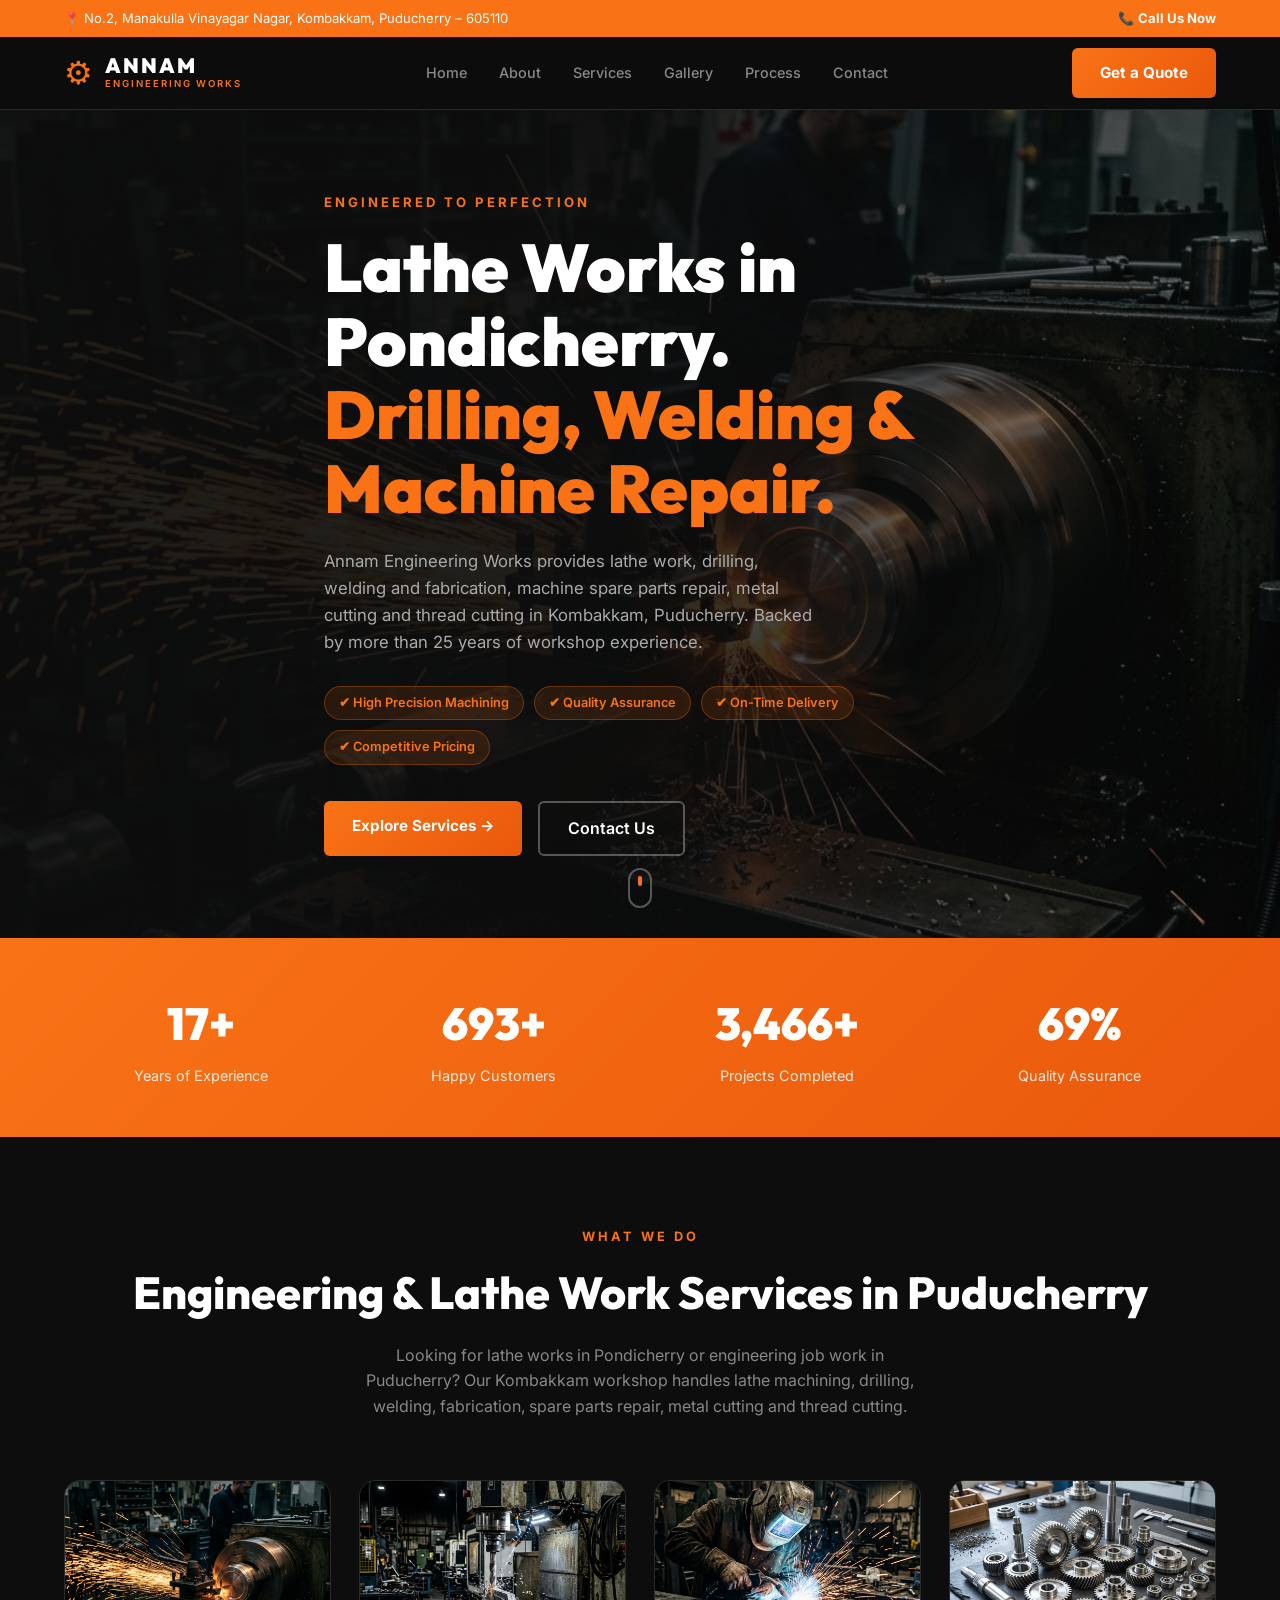
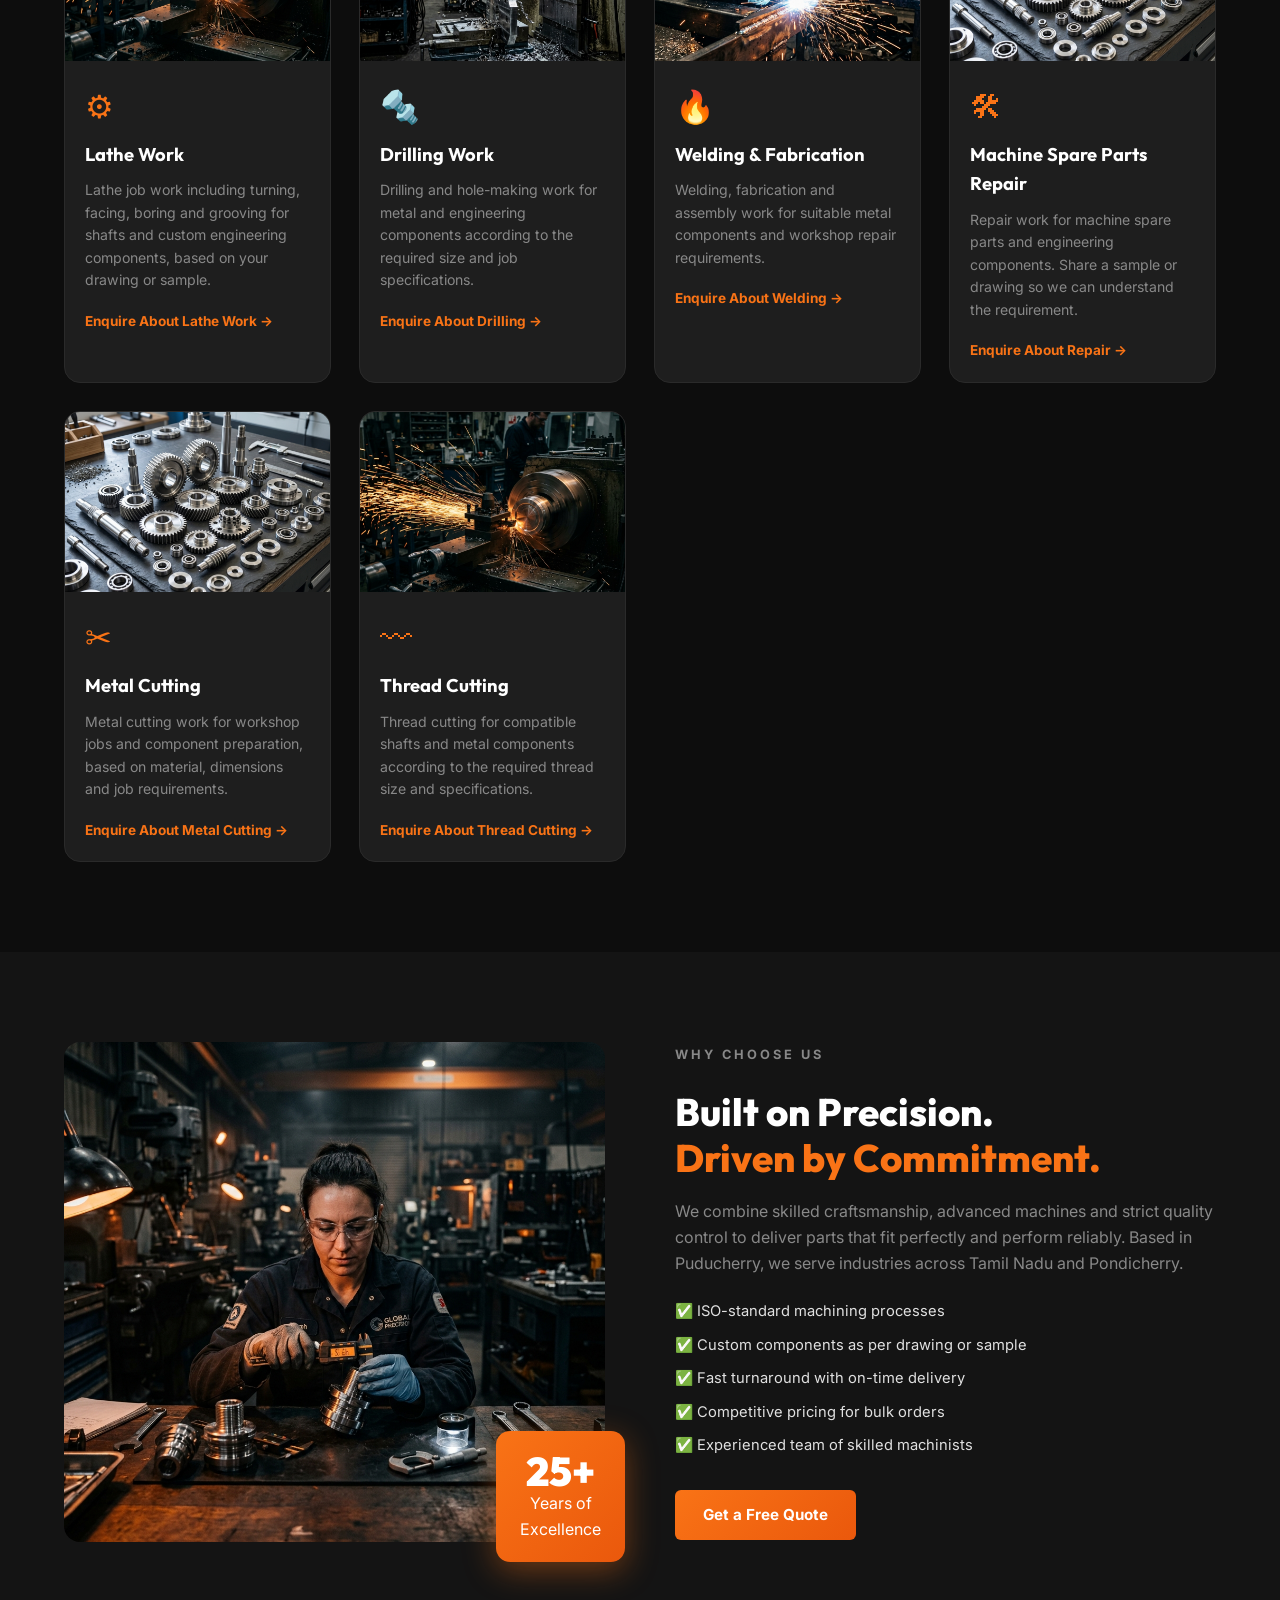
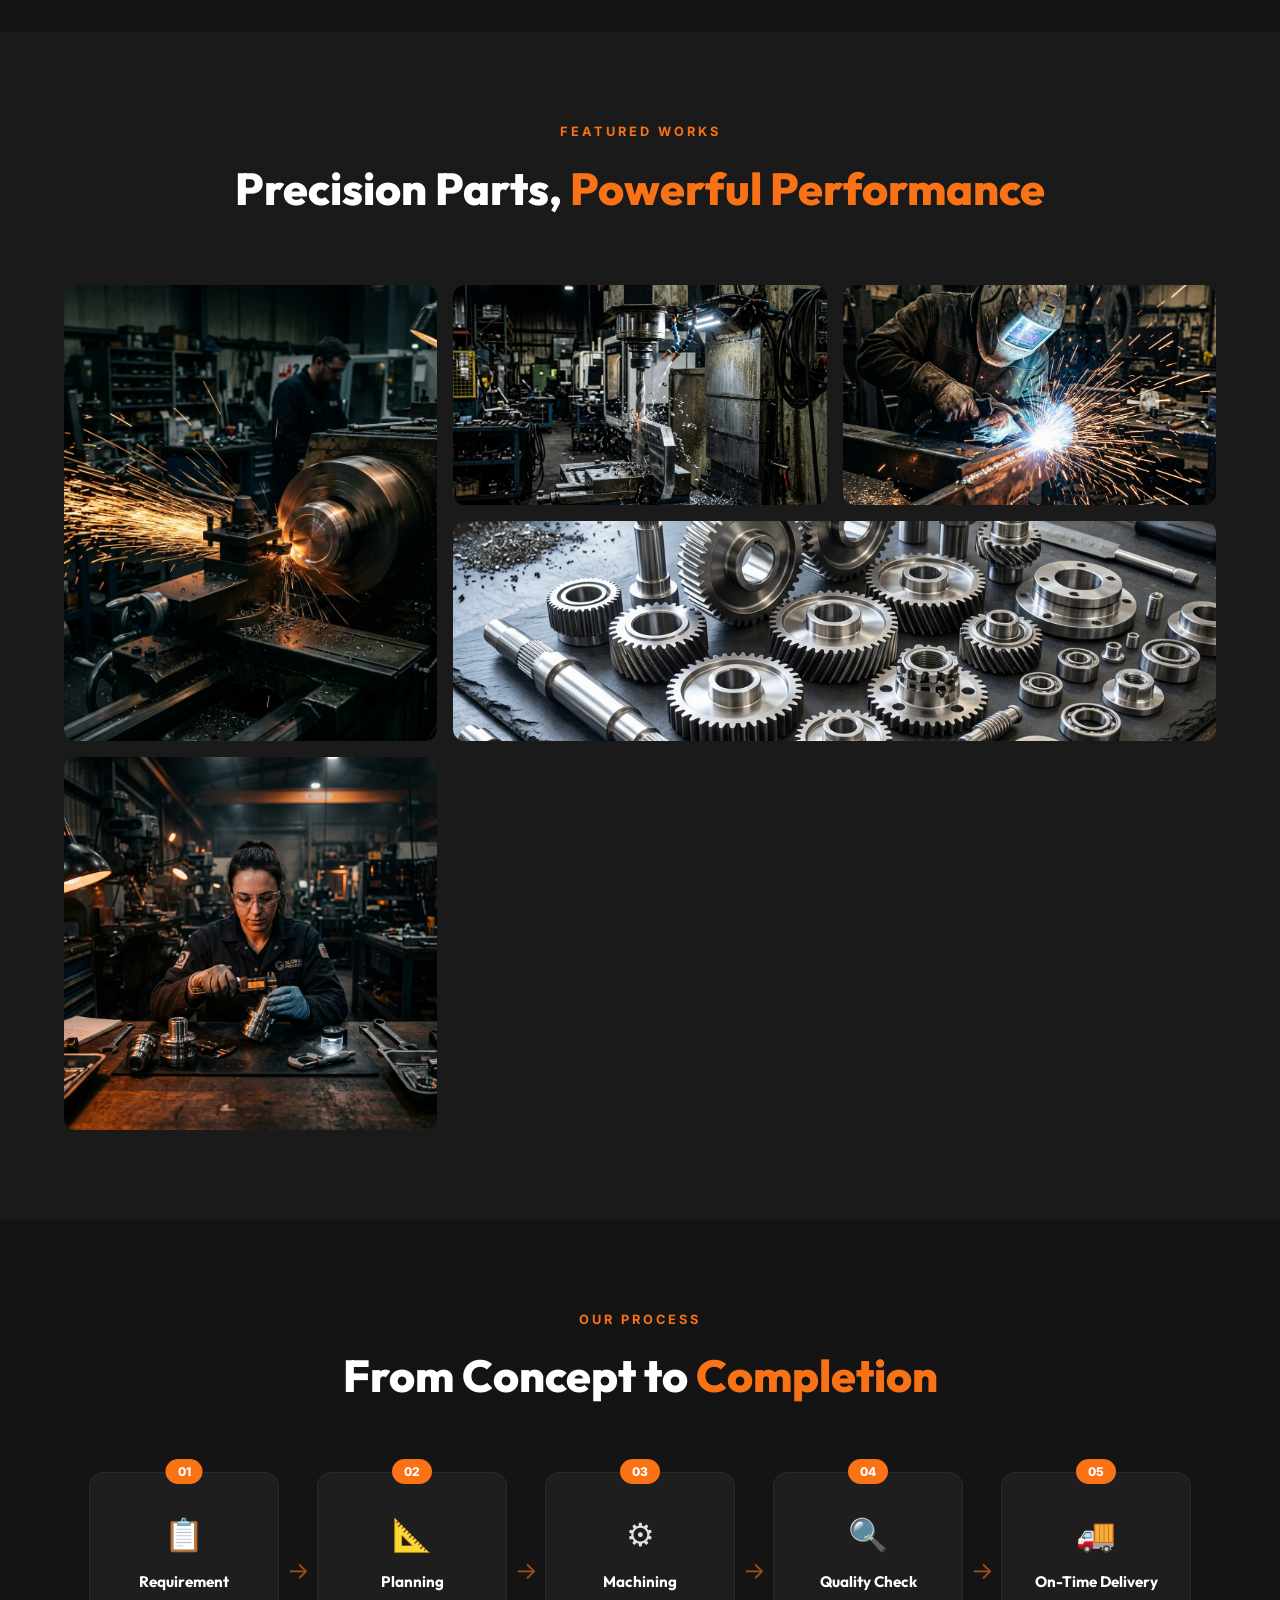
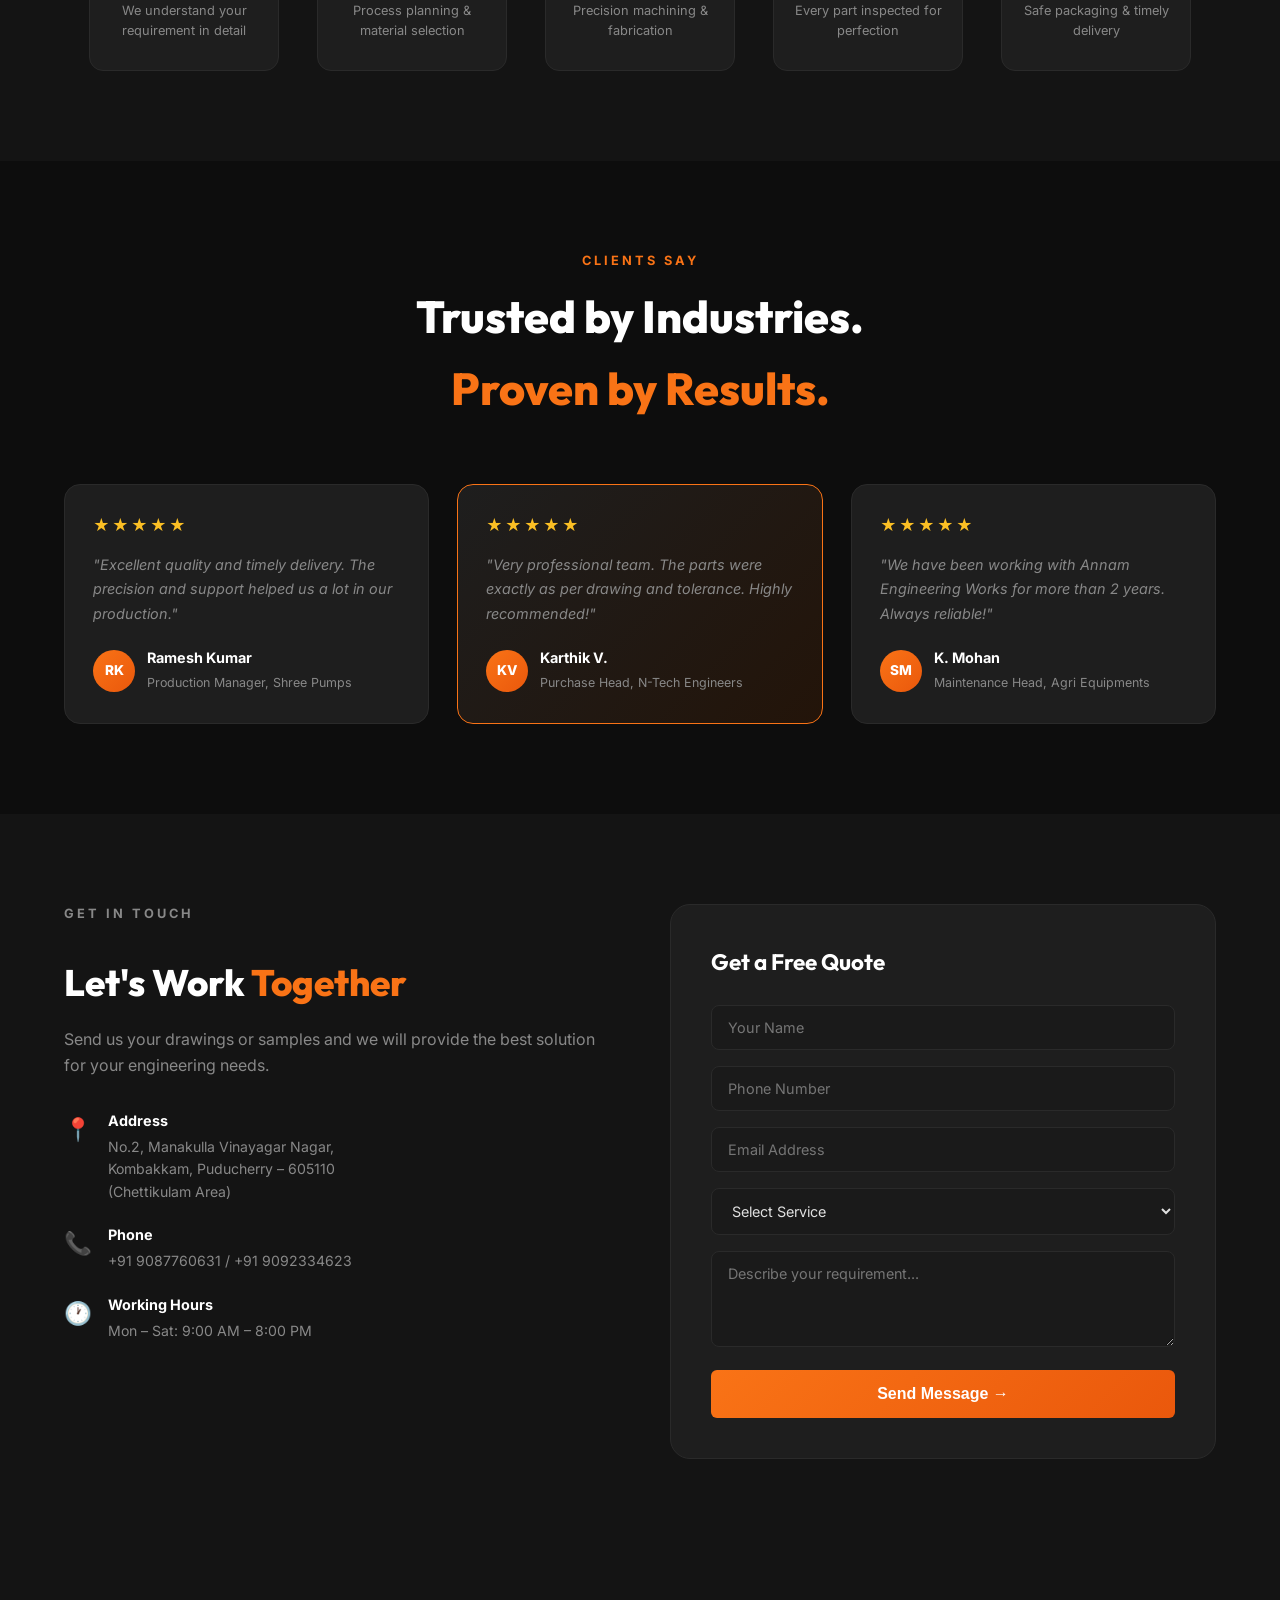
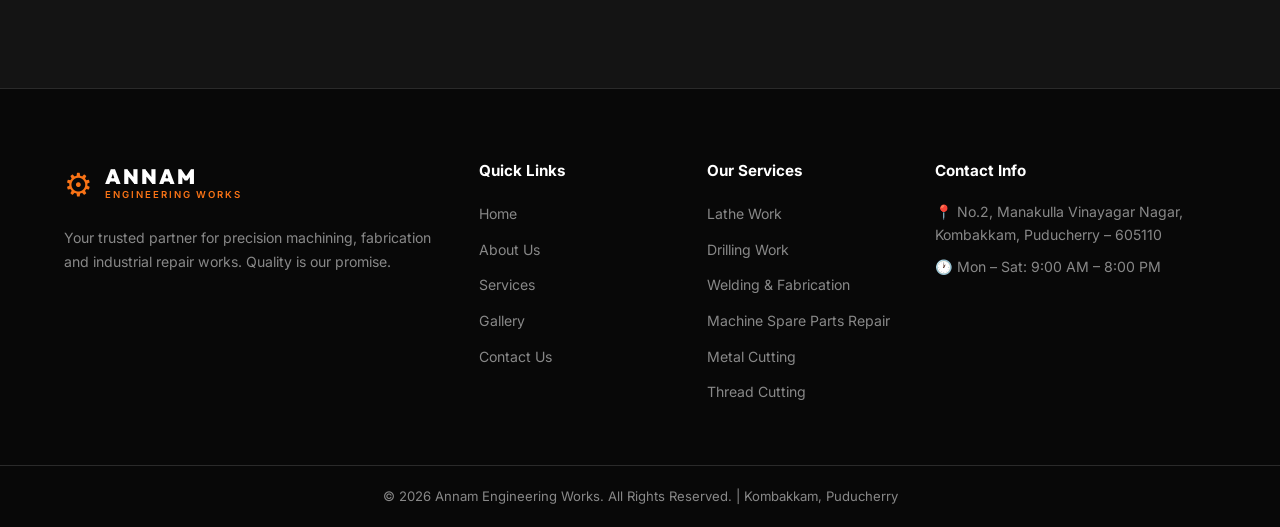
<file: index.html>
<!DOCTYPE html>
<html lang="en">

<head>
  <meta charset="UTF-8" />
  <meta name="viewport" content="width=device-width, initial-scale=1.0" />

  <!-- PRIMARY SEO META TAGS -->
  <title>Lathe Works in Pondicherry | Drilling, Welding & Machine Repair – Annam Engineering Works</title>
  <meta name="title" content="Lathe Works in Pondicherry | Drilling, Welding & Machine Repair – Annam Engineering Works" />
  <meta name="description" content="Annam Engineering Works in Kombakkam, Puducherry offers lathe work, drilling, welding and fabrication, machine spare parts repair, metal cutting and thread cutting. Over 25 years of engineering workshop experience. Call +91 9087760631 or +91 9092334623." />
  <meta name="keywords" content="lathe works in Pondicherry, lathe work Puducherry, lathe machine job work, lathe workshop Kombakkam, drilling works Puducherry, welding works Pondicherry, fabrication Puducherry, machine spare parts repair, metal cutting work, thread cutting work, Annam Engineering Works" />
  <meta name="author" content="Annam Engineering Works" />
  <meta name="robots" content="index, follow, max-snippet:-1, max-image-preview:large, max-video-preview:-1" />
  <link rel="canonical" href="https://annamindustries.in/" />

  <!-- LOCAL SEO & GEO LOCATION TAGS (FOR SEARCH VISIBILITY IN PUDUCHERRY) -->
  <meta name="geo.region" content="IN-PY" />
  <meta name="geo.placename" content="Kombakkam, Puducherry" />
  <meta name="geo.position" content="11.8973;79.7997" />
  <meta name="ICBM" content="11.8973, 79.7997" />
  <link rel="icon" type="image/png" href="annam-logo.png">
  <!-- OPEN GRAPH / SOCIAL SHARING -->
  <meta property="og:type" content="business.business" />
  <meta property="og:site_name" content="Annam Engineering Works" />
  <meta property="og:title" content="Lathe Works in Pondicherry | Annam Engineering Works" />
  <meta property="og:description" content="Lathe work, drilling, welding and fabrication, machine spare parts repair, metal cutting and thread cutting in Kombakkam, Puducherry. Over 25 years of workshop experience." />
  <meta property="og:url" content="https://annamindustries.in/" />
  <meta property="og:image" content="https://annamindustries.in/hero_lathe.png" />
  <meta property="og:locale" content="en_IN" />

  <!-- TWITTER CARDS -->
  <meta name="twitter:card" content="summary_large_image" />
  <meta name="twitter:title" content="Lathe Works in Pondicherry | Annam Engineering Works" />
  <meta name="twitter:description" content="Lathe work, drilling, welding and fabrication, machine spare parts repair, metal cutting and thread cutting in Kombakkam, Puducherry." />
  <meta name="twitter:image" content="https://annamindustries.in/hero_lathe.png" />

  <!-- LOCAL BUSINESS STRUCTURED DATA -->
  <script type="application/ld+json">
  {
    "@context": "https://schema.org",
    "@type": "LocalBusiness",
    "@id": "https://annamindustries.in/#business",
    "name": "Annam Engineering Works",
    "alternateName": ["Annam Industries", "Annam Lathe Works"],
    "description": "An engineering workshop in Kombakkam, Puducherry providing lathe work, drilling, welding and fabrication, machine spare parts repair, metal cutting and thread cutting. Over 25 years of experience.",
    "url": "https://annamindustries.in/",
    "telephone": "+919087760631",
    "image": "https://annamindustries.in/hero_lathe.png",
    "address": {
      "@type": "PostalAddress",
      "streetAddress": "No. 2, Manakulla Vinayagar Nagar, Chettikulam, Kombakkam",
      "addressLocality": "Puducherry",
      "addressRegion": "Puducherry",
      "postalCode": "605110",
      "addressCountry": "IN"
    },
    "geo": {
      "@type": "GeoCoordinates",
      "latitude": 11.8973,
      "longitude": 79.7997
    },
    "contactPoint": [
      {
        "@type": "ContactPoint",
        "telephone": "+919087760631",
        "contactType": "customer service"
      },
      {
        "@type": "ContactPoint",
        "telephone": "+919092334623",
        "contactType": "customer service"
      }
    ],
    "openingHoursSpecification": [
      {
        "@type": "OpeningHoursSpecification",
        "dayOfWeek": ["Monday", "Tuesday", "Wednesday", "Thursday", "Friday", "Saturday"],
        "opens": "09:00",
        "closes": "20:00"
      }
    ],
    "areaServed": [
      { "@type": "City", "name": "Puducherry" },
      { "@type": "City", "name": "Pondicherry" },
      { "@type": "AdministrativeArea", "name": "Kombakkam" },
      { "@type": "AdministrativeArea", "name": "Cuddalore" },
      { "@type": "AdministrativeArea", "name": "Villupuram" },
      { "@type": "AdministrativeArea", "name": "Tamil Nadu" }
    ],
    "hasOfferCatalog": {
      "@type": "OfferCatalog",
      "name": "Engineering Workshop Services",
      "itemListElement": [
        {
          "@type": "OfferCatalog",
          "name": "Lathe Work and Thread Cutting",
          "itemListElement": [
            { "@type": "Offer", "itemOffered": { "@type": "Service", "name": "Lathe Work", "description": "Turning, facing, boring, grooving and custom lathe machining." } },
            { "@type": "Offer", "itemOffered": { "@type": "Service", "name": "Thread Cutting", "description": "Thread cutting for compatible shafts and machine components." } }
          ]
        },
        {
          "@type": "OfferCatalog",
          "name": "Drilling and Metal Cutting",
          "itemListElement": [
            { "@type": "Offer", "itemOffered": { "@type": "Service", "name": "Drilling Work", "description": "Drilling and hole-making work for engineering components." } },
            { "@type": "Offer", "itemOffered": { "@type": "Service", "name": "Metal Cutting", "description": "Metal cutting work for workshop and component requirements." } }
          ]
        },
        {
          "@type": "OfferCatalog",
          "name": "Welding, Fabrication and Repair",
          "itemListElement": [
            { "@type": "Offer", "itemOffered": { "@type": "Service", "name": "Welding Work", "description": "Welding work for suitable metal components and repair requirements." } },
            { "@type": "Offer", "itemOffered": { "@type": "Service", "name": "Fabrication", "description": "Metal fabrication and assembly work for customer requirements." } },
            { "@type": "Offer", "itemOffered": { "@type": "Service", "name": "Machine Spare Parts Repair", "description": "Repair of machine spare parts and engineering components." } }
          ]
        }
      ]
    }
  }
  </script>

  <!-- SCHEMA.ORG WEBSITE SCHEMA -->
  <script type="application/ld+json">
  {
    "@context": "https://schema.org",
    "@type": "WebSite",
    "name": "Annam Engineering Works",
    "alternateName": "Annam Industries",
    "url": "https://annamindustries.in/"
  }
  </script>

  <link rel="preconnect" href="https://fonts.googleapis.com" />
  <link rel="preconnect" href="https://fonts.gstatic.com" crossorigin />
  <link
    href="https://fonts.googleapis.com/css2?family=Outfit:wght@300;400;500;600;700;800;900&family=Inter:wght@300;400;500;600&display=swap"
    rel="stylesheet" />
  <link rel="stylesheet" href="style.css" />
</head>

<body>

  <!-- TOP BAR -->
  <div class="topbar">
    <div class="container topbar-inner">
      <span>📍 No.2, Manakulla Vinayagar Nagar, Kombakkam, Puducherry – 605110</span>
      <span>📞 <a href="tel:+919087760631">Call Us Now</a></span>
    </div>
  </div>

  <!-- NAVBAR -->
  <nav class="navbar" id="navbar">
    <div class="container nav-inner">
      <a href="#home" class="brand">
        <div class="brand-icon">⚙</div>
        <div>
          <div class="brand-name">ANNAM</div>
          <div class="brand-sub">ENGINEERING WORKS</div>
        </div>
      </a>
      <ul class="nav-links" id="navLinks">
        <li><a href="#home">Home</a></li>
        <li><a href="#about">About</a></li>
        <li><a href="#services">Services</a></li>
        <li><a href="#gallery">Gallery</a></li>
        <li><a href="#process">Process</a></li>
        <li><a href="#contact">Contact</a></li>
      </ul>
      <a href="#contact" class="btn-primary nav-cta">Get a Quote</a>
      <button class="hamburger" id="hamburger" aria-label="Menu">
        <span></span><span></span><span></span>
      </button>
    </div>
  </nav>

  <!-- HERO -->
  <section class="hero" id="home">
    <div class="hero-bg">
      <img src="hero_lathe.png" alt="Lathe machine work in Puducherry" class="hero-img" />
      <div class="hero-overlay"></div>
    </div>
    <div class="container hero-content">
      <p class="hero-tag">Engineered to Perfection</p>
      <h1 class="hero-title">Lathe Works in Pondicherry.<br /><span class="highlight">Drilling, Welding & Machine Repair.</span></h1>
      <p class="hero-desc">Annam Engineering Works provides lathe work, drilling, welding and fabrication, machine spare parts repair, metal cutting and thread cutting in Kombakkam, Puducherry. Backed by more than 25 years of workshop experience.</p>
      <div class="hero-badges">
        <div class="badge">✔ High Precision Machining</div>
        <div class="badge">✔ Quality Assurance</div>
        <div class="badge">✔ On-Time Delivery</div>
        <div class="badge">✔ Competitive Pricing</div>
      </div>
      <div class="hero-actions">
        <a href="#services" class="btn-primary">Explore Services →</a>
        <a href="#contact" class="btn-ghost">Contact Us</a>
      </div>
    </div>
    <div class="hero-scroll-indicator">
      <div class="scroll-dot"></div>
    </div>
  </section>

  <!-- STATS -->
  <section class="stats-bar">
    <div class="container stats-grid">
      <div class="stat-item" data-count="25">
        <span class="stat-num" id="stat1">0</span><span class="stat-suffix">+</span>
        <p>Years of Experience</p>
      </div>
      <div class="stat-item" data-count="1000">
        <span class="stat-num" id="stat2">0</span><span class="stat-suffix">+</span>
        <p>Happy Customers</p>
      </div>
      <div class="stat-item" data-count="5000">
        <span class="stat-num" id="stat3">0</span><span class="stat-suffix">+</span>
        <p>Projects Completed</p>
      </div>
      <div class="stat-item" data-count="100">
        <span class="stat-num" id="stat4">0</span><span class="stat-suffix">%</span>
        <p>Quality Assurance</p>
      </div>
    </div>
  </section>

  <!-- SERVICES -->
  <section class="section" id="services">
    <div class="container">
      <div class="section-header">
        <p class="section-tag">WHAT WE DO</p>
        <h2>Engineering & Lathe Work Services in Puducherry</h2>
        <p class="section-sub">Looking for lathe works in Pondicherry or engineering job work in Puducherry? Our Kombakkam workshop handles lathe machining, drilling, welding, fabrication, spare parts repair, metal cutting and thread cutting.</p>
      </div>
      <div class="services-grid">
        <div class="service-card">
          <div class="service-img-wrap">
            <img src="hero_lathe.png" alt="Lathe machining and turning work at Annam Engineering Works in Kombakkam, Puducherry" loading="lazy" />
          </div>
          <div class="service-icon">⚙</div>
          <h3>Lathe Work</h3>
          <p>Lathe job work including turning, facing, boring and grooving for shafts and custom engineering components, based on your drawing or sample.</p>
          <a href="#contact" class="learn-more">Enquire About Lathe Work →</a>
        </div>
        <div class="service-card">
          <div class="service-img-wrap">
            <img src="drilling.png" alt="Drilling work for engineering components in Puducherry" loading="lazy" />
          </div>
          <div class="service-icon">🔩</div>
          <h3>Drilling Work</h3>
          <p>Drilling and hole-making work for metal and engineering components according to the required size and job specifications.</p>
          <a href="#contact" class="learn-more">Enquire About Drilling →</a>
        </div>
        <div class="service-card">
          <div class="service-img-wrap">
            <img src="welding.png" alt="Welding and metal fabrication work at the Kombakkam workshop" loading="lazy" />
          </div>
          <div class="service-icon">🔥</div>
          <h3>Welding & Fabrication</h3>
          <p>Welding, fabrication and assembly work for suitable metal components and workshop repair requirements.</p>
          <a href="#contact" class="learn-more">Enquire About Welding →</a>
        </div>
        <div class="service-card">
          <div class="service-img-wrap">
            <img src="metal_parts.png" alt="Machine spare parts repair and metal component work in Puducherry" loading="lazy" />
          </div>
          <div class="service-icon">🛠</div>
          <h3>Machine Spare Parts Repair</h3>
          <p>Repair work for machine spare parts and engineering components. Share a sample or drawing so we can understand the requirement.</p>
          <a href="#contact" class="learn-more">Enquire About Repair →</a>
        </div>
        <div class="service-card">
          <div class="service-img-wrap">
            <img src="metal_parts.png" alt="Metal cutting work for engineering jobs in Puducherry" loading="lazy" />
          </div>
          <div class="service-icon">✂</div>
          <h3>Metal Cutting</h3>
          <p>Metal cutting work for workshop jobs and component preparation, based on material, dimensions and job requirements.</p>
          <a href="#contact" class="learn-more">Enquire About Metal Cutting →</a>
        </div>
        <div class="service-card">
          <div class="service-img-wrap">
            <img src="hero_lathe.png" alt="Thread cutting on metal components using a lathe machine" loading="lazy" />
          </div>
          <div class="service-icon">〰</div>
          <h3>Thread Cutting</h3>
          <p>Thread cutting for compatible shafts and metal components according to the required thread size and specifications.</p>
          <a href="#contact" class="learn-more">Enquire About Thread Cutting →</a>
        </div>
      </div>
    </div>
  </section>

  <!-- ABOUT / WHY US -->
  <section class="section about-section" id="about">
    <div class="container about-grid">
      <div class="about-img-col">
        <img src="workshop_team.png" alt="Our Workshop in Kombakkam Puducherry" class="about-img" />
        <div class="about-badge-float">
          <span class="big-num">25+</span>
          <span>Years of<br />Excellence</span>
        </div>
      </div>
      <div class="about-text-col">
        <p class="section-tag">WHY CHOOSE US</p>
        <h2>Built on Precision.<br /><span class="highlight">Driven by Commitment.</span></h2>
        <p>We combine skilled craftsmanship, advanced machines and strict quality control to deliver parts that fit
          perfectly and perform reliably. Based in Puducherry, we serve industries across Tamil Nadu and Pondicherry.
        </p>
        <ul class="about-list">
          <li>✅ ISO-standard machining processes</li>
          <li>✅ Custom components as per drawing or sample</li>
          <li>✅ Fast turnaround with on-time delivery</li>
          <li>✅ Competitive pricing for bulk orders</li>
          <li>✅ Experienced team of skilled machinists</li>
        </ul>
        <a href="#contact" class="btn-primary">Get a Free Quote</a>
      </div>
    </div>
  </section>

  <!-- GALLERY -->
  <section class="section gallery-section" id="gallery">
    <div class="container">
      <div class="section-header">
        <p class="section-tag">FEATURED WORKS</p>
        <h2>Precision Parts, <span class="highlight">Powerful Performance</span></h2>
      </div>
      <div class="gallery-grid">
        <div class="gallery-item tall">
          <img src="hero_lathe.png" alt="Lathe machining in Puducherry" />
          <div class="gallery-overlay"><span>Lathe Machining</span></div>
        </div>
        <div class="gallery-item">
          <img src="drilling.png" alt="Drilling work in Puducherry" />
          <div class="gallery-overlay"><span>Drilling Work</span></div>
        </div>
        <div class="gallery-item">
          <img src="welding.png" alt="Welding and fabrication workshop" />
          <div class="gallery-overlay"><span>Welding & Fabrication</span></div>
        </div>
        <div class="gallery-item wide">
          <img src="metal_parts.png" alt="Precision metal parts manufacturing" />
          <div class="gallery-overlay"><span>Precision Parts</span></div>
        </div>
        <div class="gallery-item">
          <img src="workshop_team.png" alt="Workshop quality check" />
          <div class="gallery-overlay"><span>Quality Control</span></div>
        </div>
      </div>
    </div>
  </section>

  <!-- PROCESS -->
  <section class="section process-section" id="process">
    <div class="container">
      <div class="section-header">
        <p class="section-tag">OUR PROCESS</p>
        <h2>From Concept to <span class="highlight">Completion</span></h2>
      </div>
      <div class="process-steps">
        <div class="process-step">
          <div class="step-num">01</div>
          <div class="step-icon">📋</div>
          <h4>Requirement</h4>
          <p>We understand your requirement in detail</p>
        </div>
        <div class="step-arrow">→</div>
        <div class="process-step">
          <div class="step-num">02</div>
          <div class="step-icon">📐</div>
          <h4>Planning</h4>
          <p>Process planning & material selection</p>
        </div>
        <div class="step-arrow">→</div>
        <div class="process-step">
          <div class="step-num">03</div>
          <div class="step-icon">⚙</div>
          <h4>Machining</h4>
          <p>Precision machining & fabrication</p>
        </div>
        <div class="step-arrow">→</div>
        <div class="process-step">
          <div class="step-num">04</div>
          <div class="step-icon">🔍</div>
          <h4>Quality Check</h4>
          <p>Every part inspected for perfection</p>
        </div>
        <div class="step-arrow">→</div>
        <div class="process-step">
          <div class="step-num">05</div>
          <div class="step-icon">🚚</div>
          <h4>On-Time Delivery</h4>
          <p>Safe packaging & timely delivery</p>
        </div>
      </div>
    </div>
  </section>

  <!-- TESTIMONIALS -->
  <section class="section testimonials-section">
    <div class="container">
      <div class="section-header">
        <p class="section-tag">CLIENTS SAY</p>
        <h2>Trusted by Industries.<br /><span class="highlight">Proven by Results.</span></h2>
      </div>
      <div class="testimonials-grid">
        <div class="testimonial-card">
          <div class="stars">★★★★★</div>
          <p>"Excellent quality and timely delivery. The precision and support helped us a lot in our production."</p>
          <div class="client-info">
            <div class="client-avatar">RK</div>
            <div>
              <strong>Ramesh Kumar</strong>
              <span>Production Manager, Shree Pumps</span>
            </div>
          </div>
        </div>
        <div class="testimonial-card featured">
          <div class="stars">★★★★★</div>
          <p>"Very professional team. The parts were exactly as per drawing and tolerance. Highly recommended!"</p>
          <div class="client-info">
            <div class="client-avatar">KV</div>
            <div>
              <strong>Karthik V.</strong>
              <span>Purchase Head, N-Tech Engineers</span>
            </div>
          </div>
        </div>
        <div class="testimonial-card">
          <div class="stars">★★★★★</div>
          <p>"We have been working with Annam Engineering Works for more than 2 years. Always reliable!"</p>
          <div class="client-info">
            <div class="client-avatar">SM</div>
            <div>
              <strong>K. Mohan</strong>
              <span>Maintenance Head, Agri Equipments</span>
            </div>
          </div>
        </div>
      </div>
    </div>
  </section>

  <!-- CONTACT -->
  <section class="section contact-section" id="contact">
    <div class="container contact-grid">
      <div class="contact-info">
        <p class="section-tag">GET IN TOUCH</p>
        <h2>Let's Work <span class="highlight">Together</span></h2>
        <p>Send us your drawings or samples and we will provide the best solution for your engineering needs.</p>
        <div class="contact-details">
          <div class="contact-detail-item">
            <span class="contact-icon">📍</span>
            <div>
              <strong>Address</strong>
              <p>No.2, Manakulla Vinayagar Nagar,<br />Kombakkam, Puducherry – 605110<br />(Chettikulam Area)</p>
            </div>
          </div>
          <div class="contact-detail-item">
            <span class="contact-icon">📞</span>
            <div>
              <strong>Phone</strong>
              <p><a href="tel:+919087760631">+91 9087760631</a> / <a href="tel:+919092334623">+91 9092334623</a></p>
            </div>
          </div>
          <div class="contact-detail-item">
            <span class="contact-icon">🕐</span>
            <div>
              <strong>Working Hours</strong>
              <p>Mon – Sat: 9:00 AM – 8:00 PM</p>
            </div>
          </div>
        </div>
        <div class="map-embed">
          <iframe src="https://www.google.com/maps/embed?pb=!1m18!1m12!1m3!1d1124.6460591493092!2d79.79251582150287!3d11.90942610874743!2m3!1f0!2f0!3f0!3m2!1i1024!2i768!4f13.1!3m3!1m2!1s0x3a5361678ee007f1%3A0x609954a96b0b5bb2!2sAnnam%20Engineering%20Works!5e1!3m2!1sen!2sin!4v1793591734203!5m2!1sen!2sin"
            width="100%" height="220" style="border:0;border-radius:12px;" allowfullscreen="" loading="lazy">
          </iframe>
        </div>
      </div>
      <div class="contact-form-wrap">
        <form class="contact-form" id="contactForm">
          <h3>Get a Free Quote</h3>
          <div class="form-group">
            <input type="text" id="name" placeholder="Your Name" required />
          </div>
          <div class="form-group">
            <input type="tel" id="phone" placeholder="Phone Number" required />
          </div>
          <div class="form-group">
            <input type="email" id="email" placeholder="Email Address" />
          </div>
          <div class="form-group">
            <select id="service">
              <option value="">Select Service</option>
              <option>Lathe Work</option>
              <option>Drilling Work</option>
              <option>Welding Work</option>
              <option>Fabrication</option>
              <option>Machine Spare Parts Repair</option>
              <option>Metal Cutting</option>
              <option>Thread Cutting</option>
            </select>
          </div>
          <div class="form-group">
            <textarea id="message" placeholder="Describe your requirement..." rows="4"></textarea>
          </div>
          <button type="submit" class="btn-primary full-width" id="submitBtn">Send Message →</button>
          <div class="form-success" id="formSuccess">✅ Thank you! We'll contact you shortly.</div>
        </form>
      </div>
    </div>
  </section>

  <!-- FOOTER -->
  <footer class="footer">
    <div class="container footer-grid">
      <div class="footer-brand">
        <div class="brand">
          <div class="brand-icon">⚙</div>
          <div>
            <div class="brand-name">ANNAM</div>
            <div class="brand-sub">ENGINEERING WORKS</div>
          </div>
        </div>
        <p>Your trusted partner for precision machining, fabrication and industrial repair works. Quality is our
          promise.</p>
      </div>
      <div class="footer-links">
        <h4>Quick Links</h4>
        <ul>
          <li><a href="#home">Home</a></li>
          <li><a href="#about">About Us</a></li>
          <li><a href="#services">Services</a></li>
          <li><a href="#gallery">Gallery</a></li>
          <li><a href="#contact">Contact Us</a></li>
        </ul>
      </div>
      <div class="footer-links">
        <h4>Our Services</h4>
        <ul>
          <li><a href="#services">Lathe Work</a></li>
          <li><a href="#services">Drilling Work</a></li>
          <li><a href="#services">Welding & Fabrication</a></li>
          <li><a href="#services">Machine Spare Parts Repair</a></li>
          <li><a href="#services">Metal Cutting</a></li>
          <li><a href="#services">Thread Cutting</a></li>
        </ul>
      </div>
      <div class="footer-contact">
        <h4>Contact Info</h4>
        <p>📍 No.2, Manakulla Vinayagar Nagar, Kombakkam, Puducherry – 605110</p>
        <p>🕐 Mon – Sat: 9:00 AM – 8:00 PM</p>
      </div>
    </div>
    <div class="footer-bottom">
      <p>© 2026 Annam Engineering Works. All Rights Reserved. | Kombakkam, Puducherry</p>
    </div>
  </footer>

  <!-- BACK TO TOP -->
  <button class="back-to-top" id="backToTop" aria-label="Back to top">↑</button>

  <script src="script.js"></script>
</body>

</html>
</file>
<file: style.css>
/* ===== RESET & BASE ===== */
*, *::before, *::after { box-sizing: border-box; margin: 0; padding: 0; }
html { scroll-behavior: smooth; }
body { font-family: 'Inter', sans-serif; background: #0d0d0d; color: #e0e0e0; line-height: 1.6; overflow-x: hidden; }
a { text-decoration: none; color: inherit; }
ul { list-style: none; }
img { max-width: 100%; display: block; }

/* ===== VARIABLES ===== */
:root {
  --orange: #f97316;
  --orange-dark: #ea580c;
  --gold: #fbbf24;
  --dark: #0d0d0d;
  --dark2: #141414;
  --dark3: #1a1a1a;
  --card: #1e1e1e;
  --border: #2a2a2a;
  --text: #e0e0e0;
  --muted: #888;
  --white: #fff;
}

/* ===== UTILITIES ===== */
.container { max-width: 1200px; margin: 0 auto; padding: 0 24px; }
.section { padding: 90px 0; }
.section-header { text-align: center; margin-bottom: 60px; }
.section-tag { color: var(--orange); font-size: 0.8rem; font-weight: 700; letter-spacing: 3px; text-transform: uppercase; margin-bottom: 10px; }
.section-header h2 { font-family: 'Outfit', sans-serif; font-size: clamp(2rem, 4vw, 2.8rem); font-weight: 800; color: var(--white); margin-bottom: 14px; }
.section-sub { color: var(--muted); max-width: 560px; margin: 0 auto; }
.highlight { color: var(--orange); }
.btn-primary { display: inline-block; background: linear-gradient(135deg, var(--orange), var(--orange-dark)); color: #fff; padding: 13px 28px; border-radius: 6px; font-weight: 700; font-size: 0.95rem; transition: all 0.3s; border: none; cursor: pointer; }
.btn-primary:hover { transform: translateY(-2px); box-shadow: 0 8px 30px rgba(249,115,22,0.4); }
.btn-ghost { display: inline-block; border: 2px solid rgba(255,255,255,0.3); color: #fff; padding: 13px 28px; border-radius: 6px; font-weight: 600; transition: all 0.3s; }
.btn-ghost:hover { border-color: var(--orange); color: var(--orange); }

/* ===== TOPBAR ===== */
.topbar { background: var(--orange); color: #fff; font-size: 0.82rem; padding: 8px 0; }
.topbar-inner { display: flex; justify-content: space-between; align-items: center; flex-wrap: wrap; gap: 8px; }
.topbar a { color: #fff; font-weight: 700; }

/* ===== NAVBAR ===== */
.navbar { position: sticky; top: 0; z-index: 999; background: rgba(13,13,13,0.95); backdrop-filter: blur(12px); border-bottom: 1px solid var(--border); padding: 0; transition: box-shadow 0.3s; }
.navbar.scrolled { box-shadow: 0 4px 30px rgba(0,0,0,0.5); }
.nav-inner { display: flex; align-items: center; justify-content: space-between; height: 72px; gap: 20px; }
.brand { display: flex; align-items: center; gap: 12px; }
.brand-icon { font-size: 2rem; color: var(--orange); animation: spin-slow 8s linear infinite; display: inline-block; }
@keyframes spin-slow { to { transform: rotate(360deg); } }
.brand-name { font-family: 'Outfit', sans-serif; font-size: 1.3rem; font-weight: 900; color: var(--white); letter-spacing: 2px; line-height: 1; }
.brand-sub { font-size: 0.6rem; color: var(--orange); letter-spacing: 2px; font-weight: 600; }
.nav-links { display: flex; gap: 32px; }
.nav-links a { font-size: 0.9rem; font-weight: 500; color: var(--muted); transition: color 0.2s; position: relative; }
.nav-links a::after { content: ''; position: absolute; bottom: -4px; left: 0; width: 0; height: 2px; background: var(--orange); transition: width 0.3s; }
.nav-links a:hover { color: var(--white); }
.nav-links a:hover::after { width: 100%; }
.hamburger { display: none; flex-direction: column; gap: 5px; background: none; border: none; cursor: pointer; padding: 4px; }
.hamburger span { display: block; width: 25px; height: 2px; background: var(--white); transition: all 0.3s; border-radius: 2px; }
.hamburger.open span:nth-child(1) { transform: translateY(7px) rotate(45deg); }
.hamburger.open span:nth-child(2) { opacity: 0; }
.hamburger.open span:nth-child(3) { transform: translateY(-7px) rotate(-45deg); }

/* ===== HERO ===== */
.hero { position: relative; min-height: 92vh; display: flex; align-items: center; overflow: hidden; }
.hero-bg { position: absolute; inset: 0; }
.hero-img { width: 100%; height: 100%; object-fit: cover; object-position: center; }
.hero-overlay { position: absolute; inset: 0; background: linear-gradient(90deg, rgba(13,13,13,0.92) 45%, rgba(13,13,13,0.4) 100%); }
.hero-content { position: relative; z-index: 2; max-width: 680px; padding: 80px 24px; }
.hero-tag { color: var(--orange); font-size: 0.82rem; font-weight: 700; letter-spacing: 3px; text-transform: uppercase; margin-bottom: 18px; }
.hero-title { font-family: 'Outfit', sans-serif; font-size: clamp(2.6rem, 5.5vw, 4.2rem); font-weight: 900; color: var(--white); line-height: 1.1; margin-bottom: 22px; }
.hero-desc { color: #aaa; font-size: 1.05rem; margin-bottom: 30px; max-width: 500px; }
.hero-badges { display: flex; flex-wrap: wrap; gap: 10px; margin-bottom: 36px; }
.badge { background: rgba(249,115,22,0.12); border: 1px solid rgba(249,115,22,0.3); color: var(--orange); font-size: 0.8rem; font-weight: 600; padding: 6px 14px; border-radius: 20px; }
.hero-actions { display: flex; gap: 16px; flex-wrap: wrap; }
.hero-scroll-indicator { position: absolute; bottom: 30px; left: 50%; transform: translateX(-50%); z-index: 2; }
.scroll-dot { width: 24px; height: 40px; border: 2px solid rgba(255,255,255,0.3); border-radius: 12px; display: flex; justify-content: center; padding-top: 6px; }
.scroll-dot::after { content: ''; width: 4px; height: 10px; background: var(--orange); border-radius: 2px; animation: scroll-bounce 1.5s ease infinite; }
@keyframes scroll-bounce { 0%,100% { transform: translateY(0); opacity: 1; } 50% { transform: translateY(6px); opacity: 0.4; } }

/* ===== STATS ===== */
.stats-bar { background: linear-gradient(135deg, var(--orange), var(--orange-dark)); padding: 50px 0; }
.stats-grid { display: grid; grid-template-columns: repeat(4, 1fr); gap: 20px; text-align: center; }
.stat-item { color: #fff; }
.stat-item p { font-size: 0.9rem; opacity: 0.85; margin-top: 4px; }
.stat-num { font-family: 'Outfit', sans-serif; font-size: 2.8rem; font-weight: 900; }
.stat-suffix { font-family: 'Outfit', sans-serif; font-size: 2.8rem; font-weight: 900; }

/* ===== SERVICES ===== */
.services-grid { display: grid; grid-template-columns: repeat(auto-fit, minmax(260px, 1fr)); gap: 28px; }
.service-card { background: var(--card); border: 1px solid var(--border); border-radius: 16px; overflow: hidden; transition: transform 0.3s, box-shadow 0.3s, border-color 0.3s; }
.service-card:hover { transform: translateY(-8px); box-shadow: 0 20px 60px rgba(249,115,22,0.15); border-color: var(--orange); }
.service-img-wrap { height: 180px; overflow: hidden; }
.service-img-wrap img { width: 100%; height: 100%; object-fit: cover; transition: transform 0.4s; }
.service-card:hover .service-img-wrap img { transform: scale(1.06); }
.service-icon { font-size: 2rem; margin: 20px 20px 8px; color: var(--orange); }
.service-card h3 { font-family: 'Outfit', sans-serif; font-size: 1.15rem; font-weight: 700; color: var(--white); padding: 0 20px; margin-bottom: 10px; }
.service-card p { color: var(--muted); font-size: 0.88rem; padding: 0 20px; margin-bottom: 16px; }
.learn-more { display: inline-block; color: var(--orange); font-weight: 700; font-size: 0.85rem; margin: 0 20px 20px; transition: gap 0.2s; }
.learn-more:hover { text-decoration: underline; }

/* ===== ABOUT ===== */
.about-section { background: var(--dark2); }
.about-grid { display: grid; grid-template-columns: 1fr 1fr; gap: 70px; align-items: center; }
.about-img-col { position: relative; }
.about-img { border-radius: 16px; width: 100%; height: 500px; object-fit: cover; }
.about-badge-float { position: absolute; bottom: -20px; right: -20px; background: linear-gradient(135deg, var(--orange), var(--orange-dark)); border-radius: 14px; padding: 20px 24px; text-align: center; color: #fff; box-shadow: 0 8px 32px rgba(249,115,22,0.4); }
.big-num { font-family: 'Outfit', sans-serif; font-size: 2.5rem; font-weight: 900; display: block; line-height: 1; }
.about-text-col h2 { font-family: 'Outfit', sans-serif; font-size: clamp(1.8rem, 3.5vw, 2.4rem); font-weight: 800; color: var(--white); margin: 14px 0 18px; line-height: 1.2; }
.about-text-col > p { color: var(--muted); margin-bottom: 24px; }
.about-list { display: flex; flex-direction: column; gap: 10px; margin-bottom: 32px; }
.about-list li { color: var(--text); font-size: 0.92rem; }

/* ===== GALLERY ===== */
.gallery-section { background: var(--dark3); }
.gallery-grid { display: grid; grid-template-columns: repeat(3, 1fr); grid-template-rows: 220px 220px; gap: 16px; }
.gallery-item { position: relative; overflow: hidden; border-radius: 12px; cursor: pointer; }
.gallery-item img { width: 100%; height: 100%; object-fit: cover; transition: transform 0.5s; }
.gallery-item:hover img { transform: scale(1.08); }
.gallery-overlay { position: absolute; inset: 0; background: linear-gradient(0deg, rgba(249,115,22,0.7) 0%, transparent 60%); opacity: 0; transition: opacity 0.3s; display: flex; align-items: flex-end; padding: 16px; }
.gallery-item:hover .gallery-overlay { opacity: 1; }
.gallery-overlay span { color: #fff; font-weight: 700; font-size: 0.95rem; }
.gallery-item.tall { grid-row: span 2; }
.gallery-item.wide { grid-column: span 2; }

/* ===== PROCESS ===== */
.process-section { background: var(--dark2); }
.process-steps { display: flex; align-items: center; gap: 0; flex-wrap: wrap; justify-content: center; }
.process-step { background: var(--card); border: 1px solid var(--border); border-radius: 14px; padding: 28px 20px; text-align: center; flex: 1; min-width: 150px; max-width: 190px; transition: border-color 0.3s, transform 0.3s; position: relative; }
.process-step:hover { border-color: var(--orange); transform: translateY(-4px); }
.step-num { position: absolute; top: -14px; left: 50%; transform: translateX(-50%); background: var(--orange); color: #fff; font-size: 0.75rem; font-weight: 800; padding: 3px 12px; border-radius: 20px; }
.step-icon { font-size: 2rem; margin-bottom: 10px; margin-top: 8px; }
.process-step h4 { font-family: 'Outfit', sans-serif; color: var(--white); font-size: 0.95rem; font-weight: 700; margin-bottom: 6px; }
.process-step p { color: var(--muted); font-size: 0.8rem; }
.step-arrow { font-size: 1.5rem; color: var(--orange); padding: 0 8px; opacity: 0.6; }

/* ===== TESTIMONIALS ===== */
.testimonials-section { background: var(--dark); }
.testimonials-grid { display: grid; grid-template-columns: repeat(3, 1fr); gap: 28px; }
.testimonial-card { background: var(--card); border: 1px solid var(--border); border-radius: 16px; padding: 28px; transition: transform 0.3s, border-color 0.3s; }
.testimonial-card.featured { border-color: var(--orange); background: linear-gradient(135deg, #1e1e1e, #231409); transform: scale(1.03); }
.testimonial-card:hover { transform: translateY(-4px); border-color: var(--orange); }
.testimonial-card.featured:hover { transform: scale(1.05); }
.stars { color: var(--gold); font-size: 1rem; margin-bottom: 14px; letter-spacing: 2px; }
.testimonial-card > p { color: var(--muted); font-size: 0.9rem; font-style: italic; margin-bottom: 20px; line-height: 1.7; }
.client-info { display: flex; align-items: center; gap: 12px; }
.client-avatar { width: 42px; height: 42px; border-radius: 50%; background: linear-gradient(135deg, var(--orange), var(--orange-dark)); display: flex; align-items: center; justify-content: center; font-weight: 800; font-size: 0.85rem; color: #fff; flex-shrink: 0; }
.client-info strong { display: block; color: var(--white); font-size: 0.9rem; }
.client-info span { color: var(--muted); font-size: 0.78rem; }

/* ===== CONTACT ===== */
.contact-section { background: var(--dark2); }
.contact-grid { display: grid; grid-template-columns: 1fr 1fr; gap: 60px; align-items: start; }
.contact-info h2 { font-family: 'Outfit', sans-serif; font-size: clamp(1.8rem, 3vw, 2.3rem); font-weight: 800; color: var(--white); margin: 14px 0 14px; }
.contact-info > p { color: var(--muted); margin-bottom: 30px; }
.contact-details { display: flex; flex-direction: column; gap: 20px; margin-bottom: 28px; }
.contact-detail-item { display: flex; gap: 16px; align-items: flex-start; }
.contact-icon { font-size: 1.4rem; flex-shrink: 0; margin-top: 2px; }
.contact-detail-item strong { display: block; color: var(--white); font-size: 0.9rem; margin-bottom: 4px; }
.contact-detail-item p, .contact-detail-item a { color: var(--muted); font-size: 0.88rem; }
.contact-detail-item a:hover { color: var(--orange); }
.contact-form-wrap { background: var(--card); border: 1px solid var(--border); border-radius: 20px; padding: 40px; }
.contact-form h3 { font-family: 'Outfit', sans-serif; color: var(--white); font-size: 1.4rem; font-weight: 700; margin-bottom: 24px; }
.form-group { margin-bottom: 16px; }
.form-group input, .form-group select, .form-group textarea {
  width: 100%; background: var(--dark3); border: 1px solid var(--border); color: var(--text);
  padding: 13px 16px; border-radius: 8px; font-size: 0.9rem; font-family: 'Inter', sans-serif;
  transition: border-color 0.3s; outline: none;
}
.form-group input:focus, .form-group select:focus, .form-group textarea:focus { border-color: var(--orange); }
.form-group select option { background: var(--dark3); }
.full-width { width: 100%; text-align: center; font-size: 1rem; padding: 15px; }
.form-success { display: none; color: #4ade80; text-align: center; margin-top: 14px; font-weight: 600; font-size: 0.95rem; }

/* ===== FOOTER ===== */
.footer { background: #080808; border-top: 1px solid var(--border); padding: 70px 0 0; }
.footer-grid { display: grid; grid-template-columns: 2fr 1fr 1fr 1.5fr; gap: 40px; padding-bottom: 50px; }
.footer-brand p { color: var(--muted); font-size: 0.88rem; margin-top: 16px; line-height: 1.7; }
.footer-links h4, .footer-contact h4 { color: var(--white); font-size: 0.95rem; font-weight: 700; margin-bottom: 18px; }
.footer-links ul li { margin-bottom: 10px; }
.footer-links ul li a { color: var(--muted); font-size: 0.88rem; transition: color 0.2s; }
.footer-links ul li a:hover { color: var(--orange); }
.footer-contact p { color: var(--muted); font-size: 0.88rem; margin-bottom: 10px; line-height: 1.6; }
.footer-bottom { border-top: 1px solid var(--border); padding: 20px 0; text-align: center; }
.footer-bottom p { color: var(--muted); font-size: 0.82rem; }

/* ===== BACK TO TOP ===== */
.back-to-top { position: fixed; bottom: 30px; right: 30px; width: 48px; height: 48px; background: var(--orange); border: none; border-radius: 50%; color: #fff; font-size: 1.2rem; cursor: pointer; opacity: 0; transform: translateY(20px); transition: all 0.3s; z-index: 999; }
.back-to-top.visible { opacity: 1; transform: translateY(0); }
.back-to-top:hover { background: var(--orange-dark); transform: translateY(-3px); }

/* ===== RESPONSIVE ===== */
@media (max-width: 1024px) {
  .footer-grid { grid-template-columns: 1fr 1fr; gap: 36px; }
  .about-grid { grid-template-columns: 1fr; gap: 50px; }
  .about-img { height: 360px; }
  .about-badge-float { bottom: -16px; right: 10px; }
}
@media (max-width: 768px) {
  .nav-links { display: none; flex-direction: column; gap: 0; position: absolute; top: 72px; left: 0; right: 0; background: rgba(13,13,13,0.98); border-top: 1px solid var(--border); padding: 16px 24px 24px; }
  .nav-links.open { display: flex; }
  .nav-links a { padding: 12px 0; border-bottom: 1px solid var(--border); }
  .nav-cta { display: none; }
  .hamburger { display: flex; }
  .stats-grid { grid-template-columns: repeat(2, 1fr); gap: 30px; }
  .services-grid { grid-template-columns: 1fr; }
  .gallery-grid { grid-template-columns: 1fr 1fr; grid-template-rows: auto; }
  .gallery-item.tall, .gallery-item.wide { grid-column: auto; grid-row: auto; }
  .process-steps { gap: 12px; }
  .step-arrow { display: none; }
  .testimonials-grid { grid-template-columns: 1fr; }
  .testimonial-card.featured { transform: none; }
  .contact-grid { grid-template-columns: 1fr; gap: 36px; }
  .footer-grid { grid-template-columns: 1fr; gap: 30px; }
  .topbar-inner { justify-content: center; text-align: center; }
}
@media (max-width: 480px) {
  .stats-grid { grid-template-columns: repeat(2, 1fr); }
  .hero-title { font-size: 2.2rem; }
  .gallery-grid { grid-template-columns: 1fr; }
  .process-step { min-width: 130px; }
  .contact-form-wrap { padding: 24px; }
}
</file>
